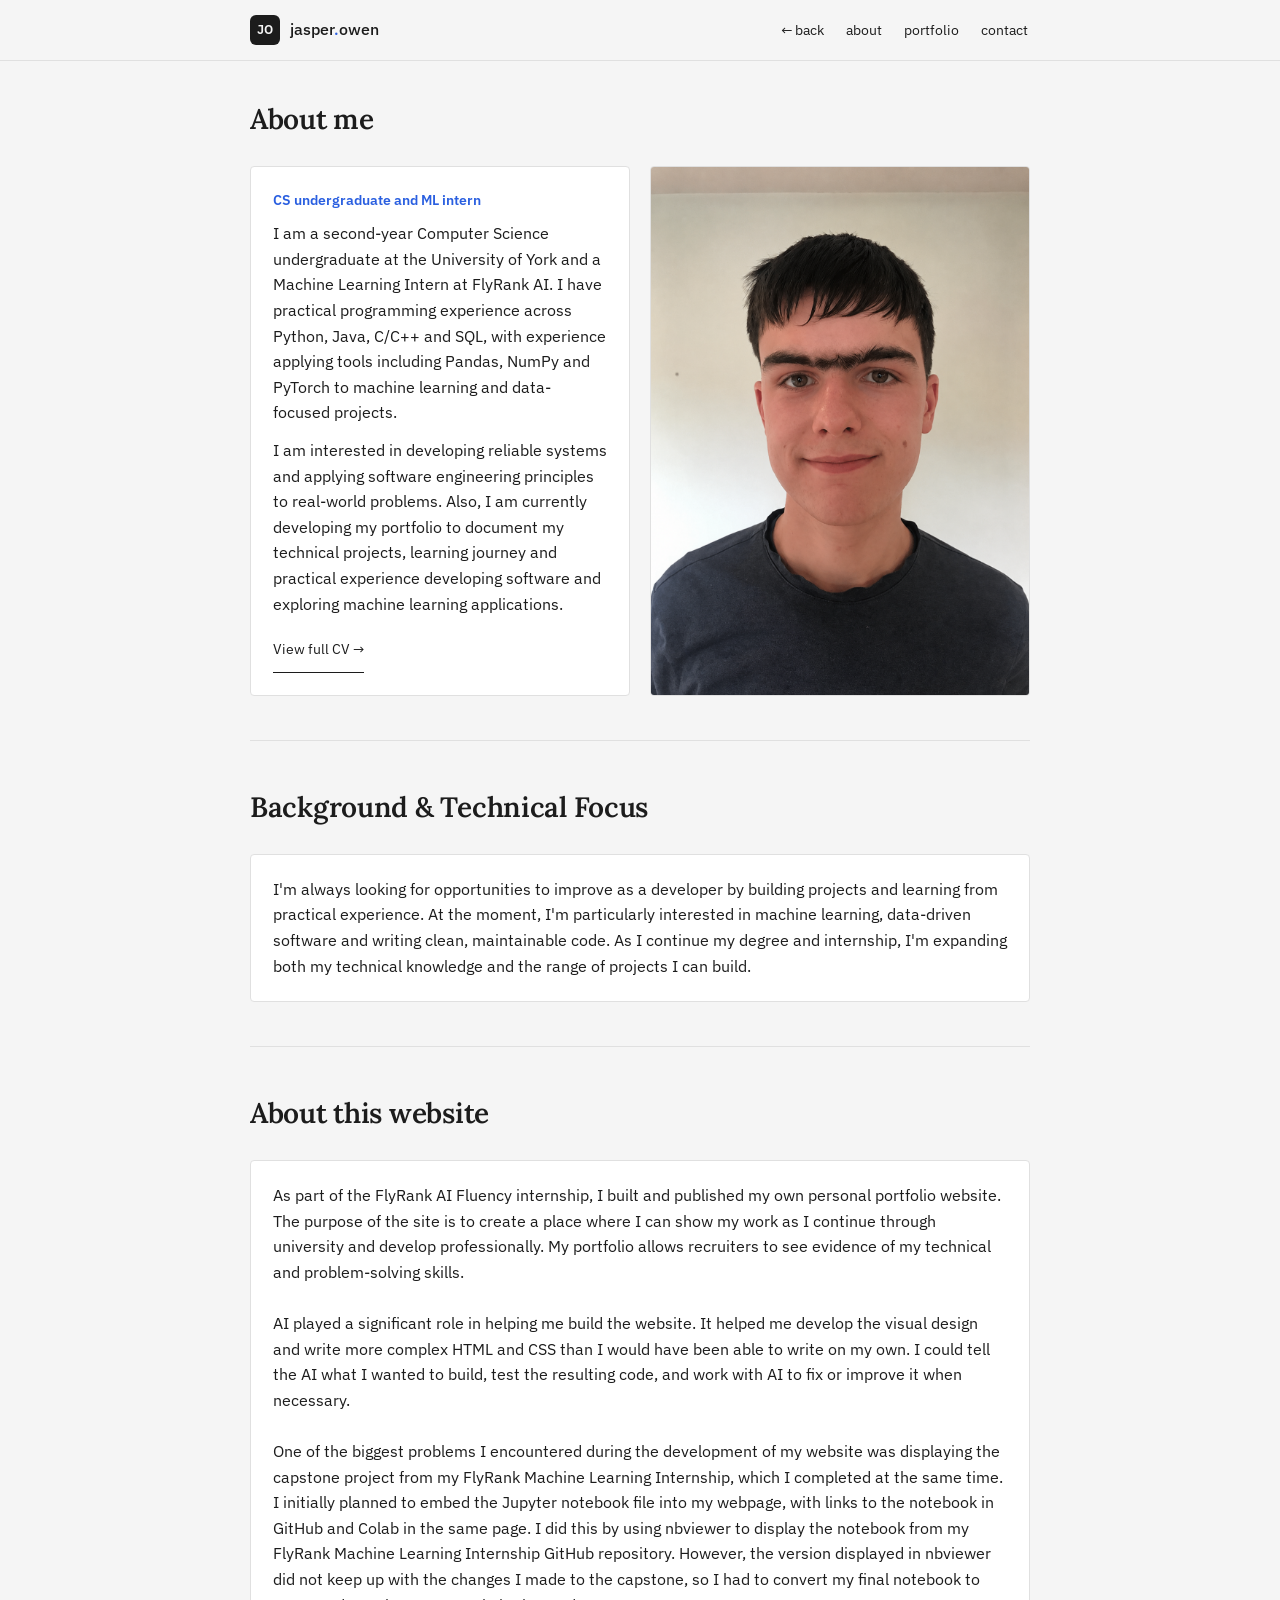
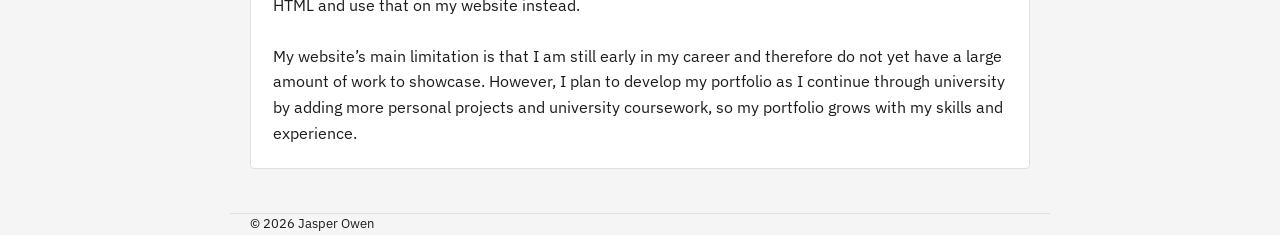
<file: profile.html>
<!DOCTYPE html>
<html lang="en">
<head>
<script async src="https://www.googletagmanager.com/gtag/js?id=G-86H68BGH7C"></script>
<script>
  window.dataLayer = window.dataLayer || [];
  function gtag(){dataLayer.push(arguments);}
  gtag('js', new Date());

  gtag('config', 'G-86H68BGH7C');
</script>

<meta charset="UTF-8">
<meta name="viewport" content="width=device-width, initial-scale=1.0">
<title>Jasper Owen - About Me</title>
<link rel="preconnect" href="https://fonts.googleapis.com">
<link rel="preconnect" href="https://fonts.gstatic.com" crossorigin>
<link href="https://fonts.googleapis.com/css2?family=Lora:wght@400;600&family=IBM+Plex+Sans:wght@400;500;600&display=swap" rel="stylesheet">
<link rel="stylesheet" href="style.css">
<link rel="icon" type="image/png" href="favicon.png">
</head>
<body>
    <header>
        <nav class="wrap">
            <div class="brand">
                <div class="mark"><span>JO</span></div>
                <div class="brand-name">jasper<span>.</span>owen</div>
            </div>
            <div class="nav-links">
                <a href="index.html">← back</a>
                <a href="index.html#about">about</a>
                <a href="index.html#portfolio">portfolio</a>
                <a href="index.html#contact">contact</a>
            </div>
        </nav>
    </header>

    <main class="wrap">
        <section id="about" style="border-top: none; padding-top: 36px;">
            <div class="section-head">
                <h2>About me</h2>
            </div>

            <div class="about-grid">
                <div class="card">
                    <h3>CS undergraduate and ML intern</h3>
                    <p>
                        I am a second-year Computer Science undergraduate at the University of York and a Machine Learning Intern at FlyRank AI. I have practical programming experience across Python, Java, C/C++ and SQL, with experience applying tools including Pandas, NumPy and PyTorch to machine learning and data-focused projects.
                    </p>
                    <p style="margin-top: 12px;">
                        I am interested in developing reliable systems and applying software engineering principles to real-world problems. Also, I am currently developing my portfolio to document my technical projects, learning journey and practical experience developing software and exploring machine learning applications.
                    </p>
                    <a href="cv.html" class="card-link">View full CV →</a>
                </div>

                <div class="card" style="display: flex; justify-content: center; align-items: center; padding: 0; overflow: hidden;">
                    <img src="me.png" alt="Jasper Owen" width="1085" height="1450" style="width: 100%; height: 100%; object-fit: cover;">
                </div>
            </div>
        </section>

        <section class="section">
            <div class="section-head">
                <h2>Background & Technical Focus</h2>
            </div>
            <div class="card">
                <p>
                   I'm always looking for opportunities to improve as a developer by building projects and learning from practical experience. At the moment, I'm particularly interested in machine learning, data-driven software and writing clean, maintainable code. As I continue my degree and internship, I'm expanding both my technical knowledge and the range of projects I can build.
                </p>
            </div>
        </section>

      <section class="section">
            <div class="section-head">
                <h2>About this website</h2>
            </div>
            <div class="card">
                <p>
                  As part of the FlyRank AI Fluency internship, I built and published my own personal portfolio website. The purpose of the site is to create a place where I can show my work as I continue through university and develop professionally. My portfolio allows recruiters to see evidence of my technical and problem-solving skills.<br> <br>
                </p>
                <p>
                  AI played a significant role in helping me build the website. It helped me develop the visual design and write more complex HTML and CSS than I would have been able to write on my own. I could tell the AI what I wanted to build, test the resulting code, and work with AI to fix or improve it when necessary.<br> <br>
                </p>
                <p>
                  One of the biggest problems I encountered during the development of my website was displaying the capstone project from my FlyRank Machine Learning Internship, which I completed at the same time. I initially planned to embed the Jupyter notebook file into my webpage, with links to the notebook in GitHub and Colab in the same page. I did this by using nbviewer to display the notebook from my FlyRank Machine Learning Internship GitHub repository. However, the version displayed in nbviewer did not keep up with the changes I made to the capstone, so I had to convert my final notebook to HTML and use that on my website instead.<br> <br>
                </p>
                <p>
                  My website’s main limitation is that I am still early in my career and therefore do not yet have a large amount of work to showcase. However, I plan to develop my portfolio as I continue through university by adding more personal projects and university coursework, so my portfolio grows with my skills and experience.
                </p>
            </div>

        
        </section>
    </main>

    <footer class="wrap">
      <span>© 2026 Jasper Owen</span>
    </footer>

    <script src="script.js"></script>
    <script>
    document.querySelectorAll('.nav-links a').forEach(link => {
        link.addEventListener('click', () => sessionStorage.setItem('skipSmoothScroll', '1'));
    });
    </script>
</body>
</html>
</file>
<file: style.css>
:root {
  --paper: #F5F5F5;
  --ink: #1C1C1C;
  --signal: #2A5FE0;
  --border: #E0E0E0;
  --card: #FFFFFF;
  --radius: 4px;
  --tap-target: 44px;
}

* { box-sizing: border-box; margin: 0; padding: 0; }

html { scroll-behavior: smooth; }

body {
  background: var(--paper);
  color: var(--ink);
  font-family: 'IBM Plex Sans', sans-serif;
  font-size: 16px;
  line-height: 1.6;
}

a { color: inherit; text-decoration: none; }

.wrap {
  max-width: 820px;
  margin: 0 auto;
  padding: 0 20px;
}

/* Accessibility labels for screen readers */
.sr-only {
  position: absolute;
  width: 1px;
  height: 1px;
  padding: 0;
  margin: -1px;
  overflow: hidden;
  clip: rect(0, 0, 0, 0);
  white-space: nowrap;
  border: 0;
}

/* --- Navigation & Header --- */
header {
  position: sticky;
  top: 0;
  z-index: 10;
  background: rgba(245, 245, 245, 0.95);
  backdrop-filter: blur(8px);
  border-bottom: 1px solid var(--border);
}

nav.wrap {
  display: flex;
  align-items: center;
  justify-content: space-between;
  min-height: 60px;
  padding-top: 8px;
  padding-bottom: 8px;
}

.brand {
  display: flex;
  align-items: center;
  gap: 10px;
  flex-shrink: 0;
}

.mark {
  width: 30px;
  height: 30px;
  background: var(--ink);
  border-radius: 6px;
  display: flex;
  align-items: center;
  justify-content: center;
  flex-shrink: 0;
}

.mark span {
  font-family: 'IBM Plex Sans', sans-serif;
  font-weight: 600;
  font-size: 13px;
  color: var(--paper);
}

.brand-name {
  font-weight: 500;
  font-size: 16px;
}

.brand-name span { color: var(--signal); }

.nav-links {
  display: flex;
  align-items: center;
  gap: 18px;
  font-size: 14px;
}

.nav-links a {
  display: inline-flex;
  align-items: center;
  min-height: var(--tap-target);
  padding: 4px 2px;
  white-space: nowrap;
}

.nav-links a:hover,
.nav-links a:focus-visible {
  color: var(--signal);
  outline: none;
}

/* --- Hero Section --- */
.hero {
  padding: 48px 0 40px;
}

.eyebrow {
  font-size: 13px;
  color: var(--signal);
  margin-bottom: 18px;
}

h1 {
  font-family: 'Lora', serif;
  font-weight: 600;
  font-size: clamp(36px, 6vw, 60px);
  line-height: 1.1;
  letter-spacing: -0.02em;
}

.hero p.lede {
  margin-top: 14px;
  font-size: 18px;
}

.hero p.hero-sub {
  margin-top: 8px;
  font-size: 16px;
  color: #555;
}

.hero p.hero-description {
  margin-top: 18px;
  font-size: 15px;
  color: #555;
  max-width: 480px;
  line-height: 1.6;
}

.hero-actions {
  margin-top: 24px;
  display: flex;
  gap: 12px;
  flex-wrap: wrap;
}

.btn {
  display: inline-flex;
  align-items: center;
  justify-content: center;
  gap: 8px;
  min-height: var(--tap-target);
  padding: 10px 20px;
  border-radius: var(--radius);
  font-size: 14px;
  font-weight: 500;
  border: 1px solid var(--ink);
  transition: background 0.15s ease, color 0.15s ease, border-color 0.15s ease;
  cursor: pointer;
}

.btn-primary { background: var(--ink); color: var(--paper); }
.btn-primary:hover { background: var(--signal); border-color: var(--signal); }
.btn-ghost:hover { background: var(--ink); color: var(--paper); }

/* --- Sections & Spacing --- */
section {
  padding: 44px 0;
  border-top: 1px solid var(--border);
}

.section-head {
  margin-bottom: 24px;
}

.section-head h2 {
  font-family: 'Lora', serif;
  font-weight: 600;
  font-size: 28px;
  letter-spacing: -0.01em;
}

/* --- Grids & Cards --- */
.about-grid {
  display: grid;
  grid-template-columns: 1fr 1fr;
  gap: 20px;
}

.card {
  background: var(--card);
  border: 1px solid var(--border);
  border-radius: var(--radius);
  padding: 22px;
}

.card h3 {
  font-size: 14px;
  color: var(--signal);
  font-weight: 600;
  margin-bottom: 10px;
}

.card .card-link {
  display: inline-flex;
  align-items: center;
  min-height: var(--tap-target);
  margin-top: 12px;
  font-size: 14px;
  border-bottom: 1px solid var(--ink);
  padding-bottom: 2px;
}

.card .card-link:hover { color: var(--signal); border-color: var(--signal); }

.portfolio-grid {
  display: grid;
  grid-template-columns: repeat(auto-fit, minmax(min(100%, 280px), 1fr));
  gap: 20px;
}

.portfolio-footer {
  margin-top: 16px;
  font-size: 14px;
  color: #666;
}

/* --- Contact Section --- */
.contact-row {
  display: grid;
  grid-template-columns: 1fr 1fr;
  gap: 16px;
}

.contact-card {
  background: var(--card);
  border: 1px solid var(--border);
  border-radius: var(--radius);
  padding: 20px;
  transition: border-color 0.15s ease;
}

.contact-card:hover { border-color: var(--signal); }

.contact-card h3 {
  font-size: 13px;
  font-weight: 600;
  margin-bottom: 8px;
}

.contact-card .value {
  font-family: 'Lora', serif;
  font-weight: 600;
  font-size: 18px;
}

.message-card {
  margin-top: 16px;
}

.contact-card form {
  display: flex;
  flex-direction: column;
  gap: 12px;
  margin-top: 16px;
}

.contact-card input,
.contact-card textarea {
  width: 100%;
  padding: 12px 14px;
  background: var(--paper);
  color: var(--ink);
  border: 1px solid var(--border);
  border-radius: var(--radius);
  font-family: 'IBM Plex Sans', sans-serif;
  font-size: 16px;
}

.contact-card textarea {
  resize: vertical;
  min-height: 110px;
}

.contact-card input:focus,
.contact-card textarea:focus {
  outline: 2px solid var(--signal);
  border-color: var(--signal);
}

.success-message {
  color: #0d8a43;
  font-size: 14px;
  margin-top: 8px;
}

.error-message,
[data-fs-error] {
  color: #b42318;
  font-size: 13px;
}

/* --- CV Viewer & Container --- */
.cv-container {
  width: 100%;
  height: 800px;
  border: 1px solid var(--border);
  border-radius: var(--radius);
  overflow: hidden;
  background: #FFFFFF;
}

.cv-container iframe {
  width: 100%;
  height: 100%;
  border: none;
}

/* --- Footer --- */
footer {
  border-top: 1px solid var(--border);
  padding: 24px 0 36px;
  font-size: 13px;
  display: flex;
  justify-content: space-between;
}

/* --- Mobile Responsive Rules --- */
@media (max-width: 640px) {
  nav.wrap {
    flex-direction: column;
    align-items: flex-start;
    gap: 10px;
    padding-top: 12px;
    padding-bottom: 12px;
  }

  .nav-links {
    width: 100%;
    display: flex;
    justify-content: space-between;
    gap: 10px;
    font-size: 13px;
  }

  .hero {
    padding: 36px 0 28px;
  }

  .hero-actions .btn {
    width: 100%;
  }

  section {
    padding: 32px 0;
  }

  .about-grid,
  .contact-row {
    grid-template-columns: 1fr;
  }

  .cv-container {
    height: 480px;
    display: none;
  }

  footer {
    flex-direction: column;
    gap: 8px;
  }
}

/* Hides CV preview on mobile devices */
@media (max-width: 1200px) {
  .cv-container {
    display: none;
  }
}

@media (prefers-reduced-motion: reduce) {
  html { scroll-behavior: auto; }
}

a:focus-visible, .btn:focus-visible {
  outline: 2px solid var(--signal);
  outline-offset: 2px;
}

/* --- Research Paper Viewer --- */

.paper-description {
  max-width: 650px;
  color: #555;
  margin-bottom: 20px;
}

.paper-actions {
  display: flex;
  gap: 12px;
  flex-wrap: wrap;
  margin-bottom: 24px;
}

.paper-container {
  display: block;
  width: 100%;
  max-width: 100%;
  height: 800px;
  border: 1px solid var(--border);
  border-radius: var(--radius);
  overflow: hidden;
  background: #FFFFFF;
}

.paper-container iframe {
  display: block;
  width: 100%;
  height: 100%;
  min-width: 0;
  border: none;
}

.paper-acknowledgment {
  margin-top: 24px;
  padding: 20px;
  background: var(--card);
  border: 1px solid var(--border);
  border-radius: var(--radius);
}

.paper-acknowledgment h3 {
  font-size: 14px;
  color: var(--signal);
  font-weight: 600;
  margin-bottom: 8px;
}

.paper-acknowledgment p {
  color: #555;
  font-size: 14px;
  line-height: 1.6;
}

.paper-acknowledgment a {
  color: var(--signal);
  text-decoration: underline;
}

@media (max-width: 640px) {
  .paper-actions .btn {
    width: 100%;
  }

  .paper-container {
    height: 480px;
  }
}
</file>
